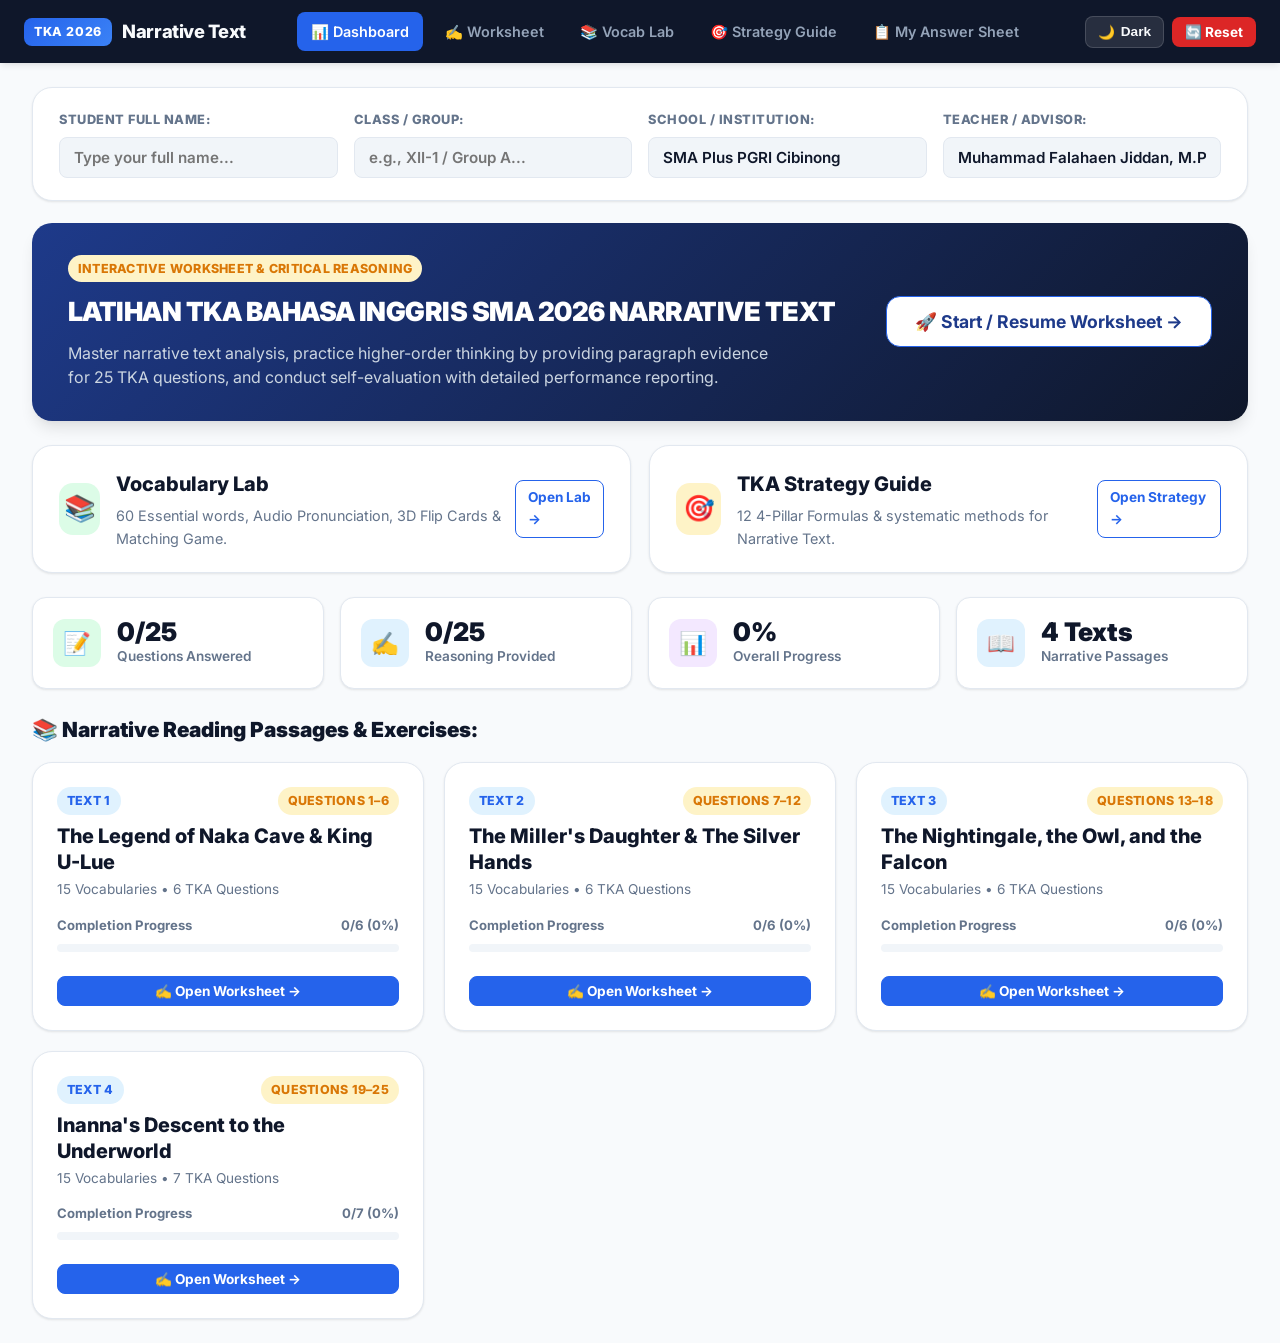
<file: index.html>
<!DOCTYPE html>
<html lang="en" data-theme="light">
<head>
  <meta charset="UTF-8">
  <meta name="viewport" content="width=device-width, initial-scale=1.0, maximum-scale=1.0, user-scalable=no">
  <title>LATIHAN TKA BAHASA INGGRIS SMA 2026 NARRATIVE TEXT</title>
  <meta name="description" content="LATIHAN TKA BAHASA INGGRIS SMA 2026 NARRATIVE TEXT: 25 TKA Practice Questions, Student Reasoning, Concept Lab & Quick Strategies.">
  
  <!-- Google Fonts: Inter & Merriweather -->
  <link rel="preconnect" href="https://fonts.googleapis.com">
  <link rel="preconnect" href="https://fonts.gstatic.com" crossorigin>
  <link href="https://fonts.googleapis.com/css2?family=Inter:wght@400;500;600;700;800;900&family=Merriweather:ital,wght@0,300;0,400;0,700;1,300;1,400&display=swap" rel="stylesheet">
  
  <!-- Stylesheet -->
  <link rel="stylesheet" href="style.css">
</head>
<body>
  <div class="app-container">
    
    <!-- ==========================================
         TOP NAVIGATION BAR
    ========================================== -->
    <header class="navbar">
      <div class="nav-brand" onclick="setView('dashboard')">
        <span class="brand-badge">TKA 2026</span>
        <span class="brand-title">Narrative Text</span>
      </div>

      <nav>
        <ul class="nav-links">
          <li class="nav-item active" data-view="dashboard" onclick="setView('dashboard')">📊 Dashboard</li>
          <li class="nav-item" data-view="workspace" onclick="setView('workspace')">✍️ Worksheet</li>
          <li class="nav-item" data-view="vocab_lab" onclick="setView('vocab_lab')">📚 Vocab Lab</li>
          <li class="nav-item" data-view="tka_strategy" onclick="setView('tka_strategy')">🎯 Strategy Guide</li>
          <li class="nav-item" data-view="final_review" onclick="setView('final_review')">📋 My Answer Sheet</li>
        </ul>
      </nav>

      <div class="nav-actions">
        <button class="btn-theme-toggle" id="theme-toggle" onclick="toggleTheme()">
          <span id="theme-icon">🌙</span> <span id="theme-label">Dark</span>
        </button>
        <button class="btn btn-danger btn-sm" onclick="openResetModal()">🔄 Reset</button>
      </div>
    </header>

    <!-- ==========================================
         MAIN CONTENT VIEWS
    ========================================== -->
    <main class="main-view">

      <!-- 1. DASHBOARD VIEW -->
      <section id="view-dashboard" class="view-section active">
        
        <!-- Student Profile Card -->
        <div class="student-id-card">
          <div class="student-input-group">
            <label class="student-input-label">Student Full Name:</label>
            <input type="text" id="input-app-name" class="student-input-field" placeholder="Type your full name..." onchange="saveAppProfile()">
          </div>
          <div class="student-input-group">
            <label class="student-input-label">Class / Group:</label>
            <input type="text" id="input-app-class" class="student-input-field" placeholder="e.g., XII-1 / Group A..." onchange="saveAppProfile()">
          </div>
          <div class="student-input-group">
            <label class="student-input-label">School / Institution:</label>
            <input type="text" id="input-app-school" class="student-input-field" value="SMA Plus PGRI Cibinong" onchange="saveAppProfile()">
          </div>
          <div class="student-input-group">
            <label class="student-input-label">Teacher / Advisor:</label>
            <input type="text" id="input-app-teacher" class="student-input-field" value="Muhammad Falahaen Jiddan, M.Pd. Gr." onchange="saveAppProfile()">
          </div>
        </div>

        <!-- Dashboard Hero Banner -->
        <div class="dashboard-hero-banner">
          <div>
            <span class="badge badge-amber" style="margin-bottom: 8px;">INTERACTIVE WORKSHEET & CRITICAL REASONING</span>
            <div class="dash-banner-title">LATIHAN TKA BAHASA INGGRIS SMA 2026 NARRATIVE TEXT</div>
            <p class="dash-banner-subtitle">
              Master narrative text analysis, practice higher-order thinking by providing paragraph evidence for 25 TKA questions, and conduct self-evaluation with detailed performance reporting.
            </p>
          </div>
          <div>
            <button class="btn btn-primary btn-lg" style="background: white; color: #1e3a8a;" onclick="openWorkspace(1)">
              🚀 Start / Resume Worksheet →
            </button>
          </div>
        </div>

        <!-- Direct Hub Cards -->
        <div class="dash-hub-grid">
          <div class="dash-hub-card" onclick="setView('vocab_lab')">
            <div class="hub-card-left">
              <div class="hub-icon-box" style="background: #dcfce7; color: #059669;">📚</div>
              <div>
                <h3 style="font-size: 1.25rem; font-weight: 800; color: var(--text-main); margin-bottom: 4px;">Vocabulary Lab</h3>
                <p style="font-size: 0.9rem; color: var(--text-muted);">60 Essential words, Audio Pronunciation, 3D Flip Cards & Matching Game.</p>
              </div>
            </div>
            <span class="btn btn-outline btn-sm">Open Lab →</span>
          </div>

          <div class="dash-hub-card" onclick="setView('tka_strategy')">
            <div class="hub-card-left">
              <div class="hub-icon-box" style="background: var(--accent-amber-light); color: var(--accent-amber);">🎯</div>
              <div>
                <h3 style="font-size: 1.25rem; font-weight: 800; color: var(--text-main); margin-bottom: 4px;">TKA Strategy Guide</h3>
                <p style="font-size: 0.9rem; color: var(--text-muted);">12 4-Pillar Formulas & systematic methods for Narrative Text.</p>
              </div>
            </div>
            <span class="btn btn-outline btn-sm">Open Strategy →</span>
          </div>
        </div>

        <!-- Live Statistics Summary -->
        <div class="overview-stats-grid">
          <div class="stat-card">
            <div class="stat-icon" style="background: var(--accent-green-light); color: var(--accent-green);">📝</div>
            <div>
              <div class="stat-val" id="dash-stat-answered">0/25</div>
              <div class="stat-label">Questions Answered</div>
            </div>
          </div>
          <div class="stat-card">
            <div class="stat-icon" style="background: var(--accent-cyan-light); color: var(--academic-blue);">✍️</div>
            <div>
              <div class="stat-val" id="dash-stat-reasoned">0/25</div>
              <div class="stat-label">Reasoning Provided</div>
            </div>
          </div>
          <div class="stat-card">
            <div class="stat-icon" style="background: var(--accent-purple-light); color: var(--accent-purple);">📊</div>
            <div>
              <div class="stat-val" id="dash-stat-progress">0%</div>
              <div class="stat-label">Overall Progress</div>
            </div>
          </div>
          <div class="stat-card">
            <div class="stat-icon">📖</div>
            <div>
              <div class="stat-val">4 Texts</div>
              <div class="stat-label">Narrative Passages</div>
            </div>
          </div>
        </div>

        <!-- 4 Text Cards Grid -->
        <h3 style="font-size: 1.3rem; font-weight: 900; color: var(--text-main); margin: 24px 0 16px 0;">📚 Narrative Reading Passages & Exercises:</h3>
        <div class="text-cards-grid" id="dashboard-text-cards"></div>
      </section>

      <!-- 2. WORKSHEET & REASONING (MODUL 2) -->
      <section id="view-workspace" class="view-section">
        <div class="workspace-top-bar">
          <div style="display: flex; align-items: center; gap: 12px; flex-wrap: wrap;">
            <button class="btn btn-secondary btn-sm" onclick="setView('dashboard')">← Dashboard</button>
            <div id="ws-title" style="font-size: 1.15rem; font-weight: 800; color: var(--text-main);"></div>
          </div>

          <div class="font-size-control-group">
            <span style="font-size: 0.8rem; font-weight: 700; color: var(--text-muted); margin-right: 4px;">Typography:</span>
            <button class="btn-font-ctrl" onclick="changeFontSize(-1)">A-</button>
            <button class="btn-font-ctrl" onclick="changeFontSize(0)">Default</button>
            <button class="btn-font-ctrl" onclick="changeFontSize(1)">A+</button>
            <button class="btn-font-ctrl" onclick="toggleFontFamily()" style="margin-left: 6px;">Font: <span id="font-family-label">Serif</span></button>
          </div>
        </div>

        <!-- Mobile Segmented Switcher -->
        <div class="mobile-tab-switch">
          <button class="mobile-switch-btn active" id="btn-app-mobile-read" onclick="setMobileTab('read')">📖 1. Read Passage</button>
          <button class="mobile-switch-btn" id="btn-app-mobile-quiz" onclick="setMobileTab('quiz')">✍️ 2. Questions & Reasons</button>
        </div>

        <!-- Split Grid Workspace -->
        <div class="workspace-split-container">
          
          <!-- LEFT PANEL: READING PASSAGE -->
          <div class="workspace-left-panel" id="reading-panel">
            <h2 class="reading-article-title" id="reading-title"></h2>
            <div class="reading-citation" id="reading-citation"></div>
            <div id="reading-content"></div>
          </div>

          <!-- RIGHT PANEL: PRACTICE & REASONING -->
          <div class="workspace-right-panel" id="practice-panel">
            <div class="practice-header-bar">
              <span style="font-weight: 800; color: var(--text-main); font-size: 1.05rem;">Select Question Number:</span>
              <div class="practice-q-nav" id="practice-q-nav"></div>
            </div>

            <div id="practice-canvas"></div>
          </div>

        </div>
      </section>

      <!-- 3. VOCABULARY LAB (MODUL 3) -->
      <section id="view-vocab_lab" class="view-section">
        <div class="global-vocab-container">
          <div style="background: var(--bg-card); padding: 24px 30px; border-radius: 14px; border: 1px solid var(--border-color); display: flex; justify-content: space-between; align-items: center; flex-wrap: wrap; gap: 16px;">
            <div>
              <h2 style="font-size: 1.6rem; font-weight: 900; color: var(--text-main); margin-bottom: 4px;">📚 Vocabulary & Concept Lab</h2>
              <p style="font-size: 0.95rem; color: var(--text-muted);">4 Interactive Modes: 3D Flip Cards, Match Words Game, Context Quiz, and Live Search Master Table.</p>
            </div>
            <button class="btn btn-secondary btn-sm" onclick="setView('dashboard')">← Dashboard</button>
          </div>

          <!-- Filter Pills -->
          <div class="vocab-filter-pills">
            <button class="vocab-filter-pill active" data-textfilter="all" onclick="filterVocab('all')">All Passages (60 Words)</button>
            <button class="vocab-filter-pill" data-textfilter="1" onclick="filterVocab(1)">Text 1: Naka Cave (15)</button>
            <button class="vocab-filter-pill" data-textfilter="2" onclick="filterVocab(2)">Text 2: Miller's Daughter (15)</button>
            <button class="vocab-filter-pill" data-textfilter="3" onclick="filterVocab(3)">Text 3: Nightingale & Owl (15)</button>
            <button class="vocab-filter-pill" data-textfilter="4" onclick="filterVocab(4)">Text 4: Descent of Inanna (15)</button>
          </div>

          <!-- Activity Modes -->
          <div class="vocab-activity-nav">
            <button class="vocab-mode-btn active" data-mode="flipcard" onclick="setVocabActivity('flipcard')">🎴 1. 3D Flip Cards</button>
            <button class="vocab-mode-btn" data-mode="matching" onclick="setVocabActivity('matching')">🧩 2. Match Words Game</button>
            <button class="vocab-mode-btn" data-mode="context" onclick="setVocabActivity('context')">💡 3. Context Challenge</button>
            <button class="vocab-mode-btn" data-mode="list" onclick="setVocabActivity('list')">📋 4. Word Master Table</button>
          </div>

          <div id="vocab-content-area"></div>
        </div>
      </section>

      <!-- 4. TKA STRATEGY (MODUL 4) -->
      <section id="view-tka_strategy" class="view-section">
        <div class="strategy-container">
          <div style="background: var(--bg-card); padding: 24px 30px; border-radius: 14px; border: 1px solid var(--border-color); display: flex; justify-content: space-between; align-items: center; flex-wrap: wrap; gap: 16px;">
            <div>
              <h2 style="font-size: 1.6rem; font-weight: 900; color: var(--text-main); margin-bottom: 4px;">🎯 TKA Strategy Guide (4 HOTS Pillars)</h2>
              <p style="font-size: 0.95rem; color: var(--text-muted);">12 Golden Formulas, Question Stems, Systematic Steps, and Distractor Trap Analyses.</p>
            </div>
            <button class="btn btn-secondary btn-sm" onclick="setView('dashboard')">← Dashboard</button>
          </div>

          <div class="strategy-grid" id="strategy-cards-container"></div>
        </div>
      </section>

      <!-- 5. FINAL REVIEW & ON-DEMAND CHECK (MODUL 5) -->
      <section id="view-final_review" class="view-section">
        <div id="final-review-container"></div>
      </section>

    </main>

    <!-- ==========================================
         FIXED BOTTOM NAVIGATION BAR (TOUCH UI)
    ========================================== -->
    <nav class="mobile-bottom-nav">
      <div class="bottom-nav-item active" data-view="dashboard" onclick="setView('dashboard')">
        <span class="nav-icon">📊</span>
        <span>Dashboard</span>
      </div>
      <div class="bottom-nav-item" data-view="workspace" onclick="setView('workspace')">
        <span class="nav-icon">✍️</span>
        <span>Worksheet</span>
      </div>
      <div class="bottom-nav-item" data-view="vocab_lab" onclick="setView('vocab_lab')">
        <span class="nav-icon">📚</span>
        <span>Vocab Lab</span>
      </div>
      <div class="bottom-nav-item" data-view="tka_strategy" onclick="setView('tka_strategy')">
        <span class="nav-icon">🎯</span>
        <span>Strategy</span>
      </div>
      <div class="bottom-nav-item" data-view="final_review" onclick="setView('final_review')">
        <span class="nav-icon">📋</span>
        <span>Answer Sheet</span>
      </div>
    </nav>

    <!-- Floating Action Button for Peek Passage on Mobile -->
    <button class="btn-floating-peek" onclick="openAppPeekModal()" title="Peek Reading Passage">
      <span>👀 Peek Passage</span>
    </button>

    <!-- Bottom Sheet Modal Drawer for Peek Passage -->
    <div class="bottom-sheet-overlay" id="app-peek-sheet-overlay">
      <div class="bottom-sheet-drawer">
        <div class="bottom-sheet-header">
          <h3 id="app-peek-title" style="font-size: 1.15rem; font-weight: 800; color: var(--text-main);"></h3>
          <button class="btn btn-secondary btn-sm" onclick="closeAppPeekModal()">✕ Close</button>
        </div>
        <div class="bottom-sheet-body" id="app-peek-body"></div>
      </div>
    </div>

    <!-- Reset Confirmation Modal -->
    <div class="modal-overlay" id="reset-modal">
      <div class="modal-content">
        <h3 style="font-size: 1.35rem; font-weight: 800; color: var(--accent-red); margin-bottom: 12px;">⚠️ Reset Worksheet?</h3>
        <p style="font-size: 0.95rem; color: var(--text-secondary); margin-bottom: 24px; line-height: 1.6;">
          This action will permanently clear all your selected answers and written reasoning. Are you sure you want to reset?
        </p>
        <div style="display: flex; justify-content: flex-end; gap: 12px;">
          <button class="btn btn-secondary" onclick="closeAppModal('reset-modal')">Cancel</button>
          <button class="btn btn-danger" onclick="confirmReset()">Yes, Reset Worksheet</button>
        </div>
      </div>
    </div>

    <!-- Toast Notifications -->
    <div class="toast-container" id="toast-container"></div>

  </div>

  <!-- Scripts -->
  <script src="data.js"></script>
  <script src="app.js"></script>
</body>
</html>
</file>
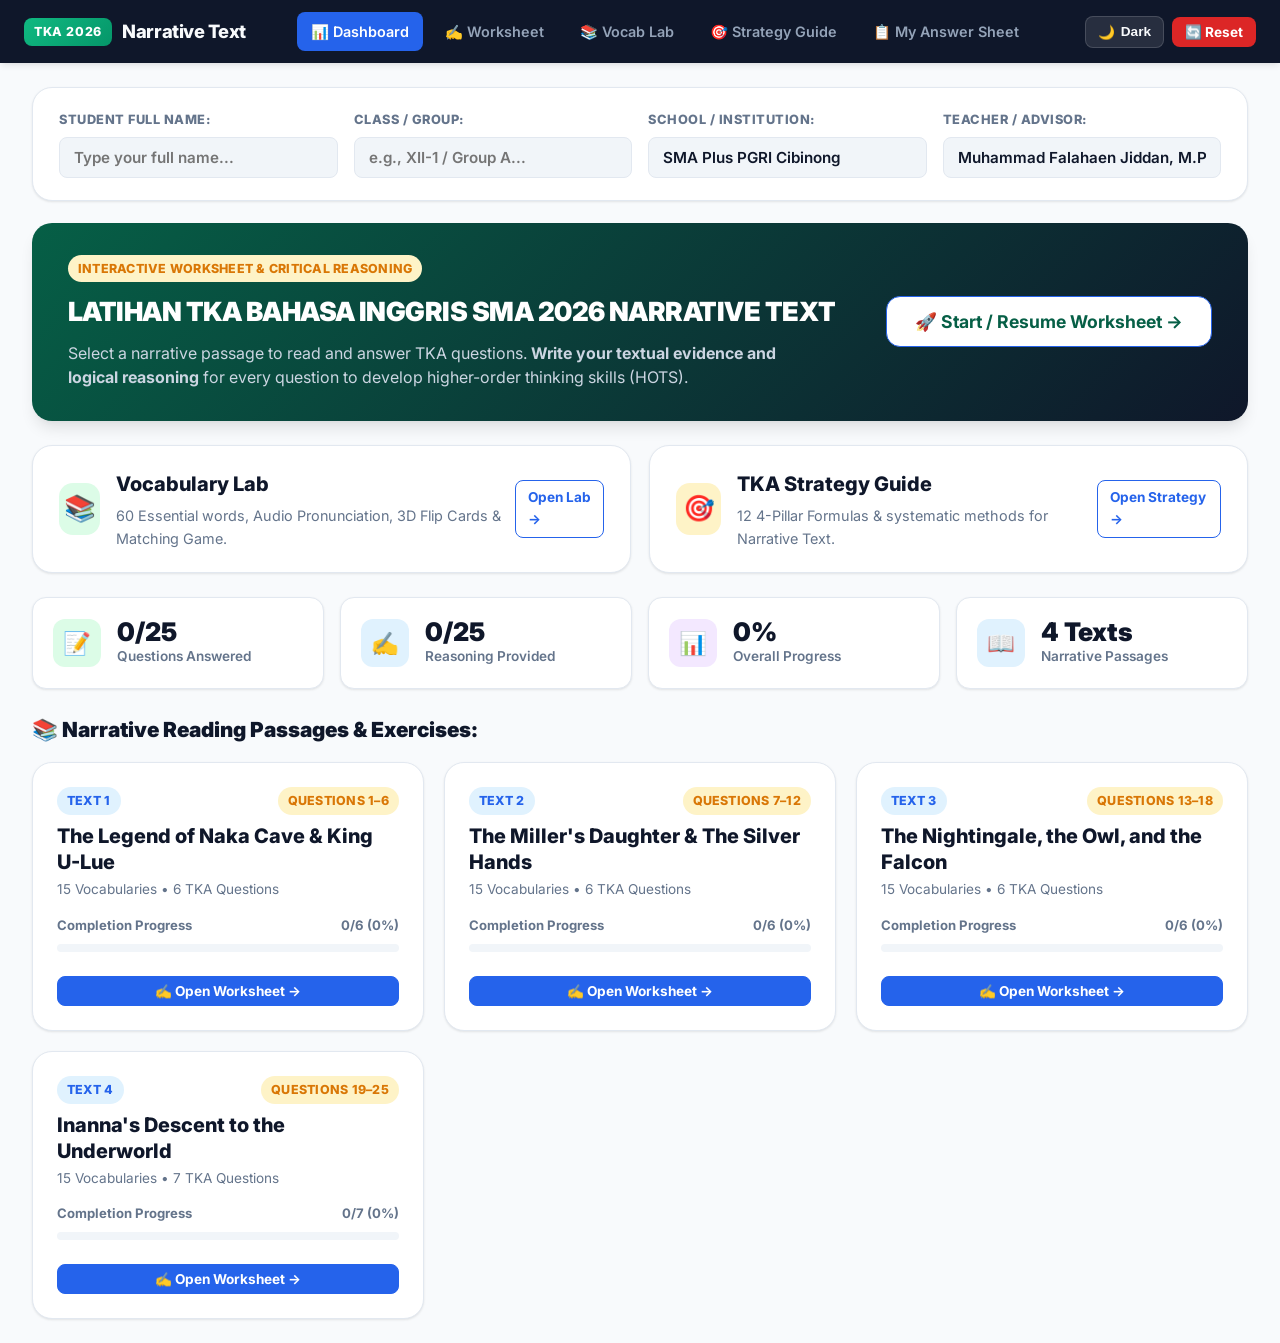
<file: student.html>
<!DOCTYPE html>
<html lang="en" data-theme="light">
<head>
  <meta charset="UTF-8">
  <meta name="viewport" content="width=device-width, initial-scale=1.0, maximum-scale=1.0, user-scalable=no">
  <title>LATIHAN TKA BAHASA INGGRIS SMA 2026 NARRATIVE TEXT — Student Worksheet & Reasoning</title>
  <meta name="description" content="LATIHAN TKA BAHASA INGGRIS SMA 2026 NARRATIVE TEXT: 25 TKA Practice Questions, Student Reasoning, Concept Lab & Quick Strategies.">
  
  <!-- Google Fonts: Inter & Merriweather -->
  <link rel="preconnect" href="https://fonts.googleapis.com">
  <link rel="preconnect" href="https://fonts.gstatic.com" crossorigin>
  <link href="https://fonts.googleapis.com/css2?family=Inter:wght@400;500;600;700;800;900&family=Merriweather:ital,wght@0,300;0,400;0,700;1,300;1,400&display=swap" rel="stylesheet">
  
  <!-- Stylesheet -->
  <link rel="stylesheet" href="style.css">
</head>
<body>
  <div class="app-container">
    
    <!-- ==========================================
         TOP NAVIGATION BAR
    ========================================== -->
    <header class="navbar">
      <div class="nav-brand" onclick="setStudentView('dashboard')">
        <span class="student-badge">TKA 2026</span>
        <span class="brand-title">Narrative Text</span>
      </div>

      <nav>
        <ul class="nav-links">
          <li class="nav-item active" data-view="dashboard" onclick="setStudentView('dashboard')">📊 Dashboard</li>
          <li class="nav-item" data-view="student_workspace" onclick="setStudentView('student_workspace')">✍️ Worksheet</li>
          <li class="nav-item" data-view="vocab_lab" onclick="setStudentView('vocab_lab')">📚 Vocab Lab</li>
          <li class="nav-item" data-view="tka_strategy" onclick="setStudentView('tka_strategy')">🎯 Strategy Guide</li>
          <li class="nav-item" data-view="worksheet_summary" onclick="setStudentView('worksheet_summary')">📋 My Answer Sheet</li>
        </ul>
      </nav>

      <div class="nav-actions">
        <button class="btn-theme-toggle" id="theme-toggle" onclick="toggleStudentTheme()">
          <span id="theme-icon">🌙</span> <span id="theme-label">Dark</span>
        </button>
        <button class="btn btn-danger btn-sm" onclick="openStudentResetModal()">🔄 Reset</button>
      </div>
    </header>

    <!-- ==========================================
         MAIN VIEWS
    ========================================== -->
    <main class="main-view">

      <!-- 1. STUDENT DASHBOARD VIEW -->
      <section id="view-dashboard" class="view-section active">
        
        <!-- Student Identity Form Card -->
        <div class="student-id-card">
          <div class="student-input-group">
            <label class="student-input-label">Student Full Name:</label>
            <input type="text" id="input-student-name" class="student-input-field" placeholder="Type your full name..." onchange="saveStudentProfile()">
          </div>
          <div class="student-input-group">
            <label class="student-input-label">Class / Group:</label>
            <input type="text" id="input-student-class" class="student-input-field" placeholder="e.g., XII-1 / Group A..." onchange="saveStudentProfile()">
          </div>
          <div class="student-input-group">
            <label class="student-input-label">School / Institution:</label>
            <input type="text" id="input-student-school" class="student-input-field" value="SMA Plus PGRI Cibinong" onchange="saveStudentProfile()">
          </div>
          <div class="student-input-group">
            <label class="student-input-label">Teacher / Advisor:</label>
            <input type="text" id="input-student-teacher" class="student-input-field" value="Muhammad Falahaen Jiddan, M.Pd. Gr." onchange="saveStudentProfile()">
          </div>
        </div>

        <!-- Student Hero Banner -->
        <div class="dashboard-hero-banner" style="background: linear-gradient(135deg, #065f46, #0f172a);">
          <div>
            <span class="badge badge-amber" style="margin-bottom: 8px;">INTERACTIVE WORKSHEET & CRITICAL REASONING</span>
            <div class="dash-banner-title">LATIHAN TKA BAHASA INGGRIS SMA 2026 NARRATIVE TEXT</div>
            <p class="dash-banner-subtitle">
              Select a narrative passage to read and answer TKA questions. <strong>Write your textual evidence and logical reasoning</strong> for every question to develop higher-order thinking skills (HOTS).
            </p>
          </div>
          <div>
            <button class="btn btn-primary btn-lg" style="background: white; color: #065f46;" onclick="openStudentWorkspace(1)">
              🚀 Start / Resume Worksheet →
            </button>
          </div>
        </div>

        <!-- Quick Hub Cards -->
        <div class="dash-hub-grid">
          <div class="dash-hub-card" onclick="setStudentView('vocab_lab')">
            <div class="hub-card-left">
              <div class="hub-icon-box" style="background: #dcfce7; color: #059669;">📚</div>
              <div>
                <h3 style="font-size: 1.25rem; font-weight: 800; color: var(--text-main); margin-bottom: 4px;">Vocabulary Lab</h3>
                <p style="font-size: 0.9rem; color: var(--text-muted);">60 Essential words, Audio Pronunciation, 3D Flip Cards & Matching Game.</p>
              </div>
            </div>
            <span class="btn btn-outline btn-sm">Open Lab →</span>
          </div>

          <div class="dash-hub-card" onclick="setStudentView('tka_strategy')">
            <div class="hub-card-left">
              <div class="hub-icon-box" style="background: var(--accent-amber-light); color: var(--accent-amber);">🎯</div>
              <div>
                <h3 style="font-size: 1.25rem; font-weight: 800; color: var(--text-main); margin-bottom: 4px;">TKA Strategy Guide</h3>
                <p style="font-size: 0.9rem; color: var(--text-muted);">12 4-Pillar Formulas & systematic methods for Narrative Text.</p>
              </div>
            </div>
            <span class="btn btn-outline btn-sm">Open Strategy →</span>
          </div>
        </div>

        <!-- Stats Overview -->
        <div class="overview-stats-grid">
          <div class="stat-card">
            <div class="stat-icon" style="background: #dcfce7; color: #059669;">📝</div>
            <div>
              <div class="stat-val" id="student-stat-answered">0/25</div>
              <div class="stat-label">Questions Answered</div>
            </div>
          </div>
          <div class="stat-card">
            <div class="stat-icon" style="background: var(--accent-cyan-light); color: var(--academic-blue);">✍️</div>
            <div>
              <div class="stat-val" id="student-stat-reasoned">0/25</div>
              <div class="stat-label">Reasoning Provided</div>
            </div>
          </div>
          <div class="stat-card">
            <div class="stat-icon" style="background: var(--accent-purple-light); color: var(--accent-purple);">📊</div>
            <div>
              <div class="stat-val" id="student-stat-progress">0%</div>
              <div class="stat-label">Overall Progress</div>
            </div>
          </div>
          <div class="stat-card">
            <div class="stat-icon">📖</div>
            <div>
              <div class="stat-val">4 Texts</div>
              <div class="stat-label">Narrative Passages</div>
            </div>
          </div>
        </div>

        <!-- 4 Text Cards Grid -->
        <h3 style="font-size: 1.3rem; font-weight: 900; color: var(--text-main); margin: 24px 0 16px 0;">📚 Narrative Reading Passages & Exercises:</h3>
        <div class="text-cards-grid" id="student-dashboard-cards"></div>
      </section>

      <!-- 2. STUDENT WORKSPACE -->
      <section id="view-student_workspace" class="view-section">
        
        <!-- Top Toolbar -->
        <div class="workspace-top-bar">
          <div style="display: flex; align-items: center; gap: 12px; flex-wrap: wrap;">
            <button class="btn btn-secondary btn-sm" onclick="setStudentView('dashboard')">← Dashboard</button>
            <div id="student-ws-title" style="font-size: 1.15rem; font-weight: 800; color: var(--text-main);"></div>
          </div>

          <div class="font-size-control-group">
            <span style="font-size: 0.8rem; font-weight: 700; color: var(--text-muted); margin-right: 4px;">Typography:</span>
            <button class="btn-font-ctrl" onclick="changeStudentFontSize(-1)">A-</button>
            <button class="btn-font-ctrl" onclick="changeStudentFontSize(0)">Default</button>
            <button class="btn-font-ctrl" onclick="changeStudentFontSize(1)">A+</button>
            <button class="btn-font-ctrl" onclick="toggleStudentFontFamily()" style="margin-left: 6px;">Font: <span id="student-font-label">Serif</span></button>
          </div>
        </div>

        <!-- Mobile View Toggle -->
        <div class="mobile-tab-switch">
          <button class="mobile-switch-btn active" id="btn-mobile-read" onclick="setMobileViewTab('read')">📖 1. Read Passage</button>
          <button class="mobile-switch-btn" id="btn-mobile-quiz" onclick="setMobileViewTab('quiz')">✍️ 2. Questions & Reasons</button>
        </div>

        <!-- Split Grid Workspace -->
        <div class="workspace-split-container">
          
          <!-- LEFT PANEL: READING TEXT -->
          <div class="workspace-left-panel" id="student-reading-panel">
            <h2 class="reading-article-title" id="student-reading-title"></h2>
            <div class="reading-citation" id="student-reading-citation"></div>
            <div id="student-reading-content"></div>
          </div>

          <!-- RIGHT PANEL: QUESTIONS & REASONING -->
          <div class="workspace-right-panel" id="student-practice-panel">
            <div class="practice-header-bar">
              <span style="font-weight: 800; color: var(--text-main); font-size: 1.05rem;">Select Question Number:</span>
              <div class="practice-q-nav" id="student-practice-q-nav"></div>
            </div>

            <div id="student-practice-canvas"></div>
          </div>

        </div>
      </section>

      <!-- 3. VOCABULARY LAB (STUDENT VIEW) -->
      <section id="view-vocab_lab" class="view-section">
        <div class="global-vocab-container">
          <div style="background: var(--bg-card); padding: 24px 30px; border-radius: 14px; border: 1px solid var(--border-color); display: flex; justify-content: space-between; align-items: center; flex-wrap: wrap; gap: 16px;">
            <div>
              <h2 style="font-size: 1.6rem; font-weight: 900; color: var(--text-main); margin-bottom: 4px;">📚 Vocabulary & Concept Lab</h2>
              <p style="font-size: 0.95rem; color: var(--text-muted);">4 Interactive Modes: 3D Flip Cards, Match Words Game, Context Quiz, and Live Search Master Table.</p>
            </div>
            <button class="btn btn-secondary btn-sm" onclick="setStudentView('dashboard')">← Dashboard</button>
          </div>

          <!-- Text Filter -->
          <div class="vocab-filter-pills">
            <button class="vocab-filter-pill active" data-textfilter="all" onclick="filterStudentVocab('all')">All Passages (60 Words)</button>
            <button class="vocab-filter-pill" data-textfilter="1" onclick="filterStudentVocab(1)">Text 1: Naka Cave (15)</button>
            <button class="vocab-filter-pill" data-textfilter="2" onclick="filterStudentVocab(2)">Text 2: Miller's Daughter (15)</button>
            <button class="vocab-filter-pill" data-textfilter="3" onclick="filterStudentVocab(3)">Text 3: Nightingale & Owl (15)</button>
            <button class="vocab-filter-pill" data-textfilter="4" onclick="filterStudentVocab(4)">Text 4: Descent of Inanna (15)</button>
          </div>

          <!-- Activity Nav -->
          <div class="vocab-activity-nav">
            <button class="vocab-mode-btn active" data-mode="flipcard" onclick="setStudentVocabActivity('flipcard')">🎴 1. 3D Flip Cards</button>
            <button class="vocab-mode-btn" data-mode="matching" onclick="setStudentVocabActivity('matching')">🧩 2. Match Words Game</button>
            <button class="vocab-mode-btn" data-mode="context" onclick="setStudentVocabActivity('context')">💡 3. Context Challenge</button>
            <button class="vocab-mode-btn" data-mode="list" onclick="setStudentVocabActivity('list')">📋 4. Word Master Table</button>
          </div>

          <div id="student-vocab-content-area"></div>
        </div>
      </section>

      <!-- 4. TKA STRATEGY (STUDENT VIEW) -->
      <section id="view-tka_strategy" class="view-section">
        <div class="strategy-container">
          <div style="background: var(--bg-card); padding: 24px 30px; border-radius: 14px; border: 1px solid var(--border-color); display: flex; justify-content: space-between; align-items: center; flex-wrap: wrap; gap: 16px;">
            <div>
              <h2 style="font-size: 1.6rem; font-weight: 900; color: var(--text-main); margin-bottom: 4px;">🎯 TKA Strategy Guide (4 HOTS Pillars)</h2>
              <p style="font-size: 0.95rem; color: var(--text-muted);">12 Golden Formulas, Question Stems, Systematic Steps, and Distractor Trap Analyses.</p>
            </div>
            <button class="btn btn-secondary btn-sm" onclick="setStudentView('dashboard')">← Dashboard</button>
          </div>

          <div class="strategy-grid" id="student-strategy-cards-container"></div>
        </div>
      </section>

      <!-- 5. WORKSHEET SUMMARY & CHECK (STUDENT VIEW) -->
      <section id="view-worksheet_summary" class="view-section">
        <div id="student-summary-container"></div>
      </section>

    </main>

    <!-- ==========================================
         FIXED BOTTOM NAVIGATION BAR (TOUCH UI)
    ========================================== -->
    <nav class="mobile-bottom-nav">
      <div class="bottom-nav-item active" data-view="dashboard" onclick="setStudentView('dashboard')">
        <span class="nav-icon">📊</span>
        <span>Dashboard</span>
      </div>
      <div class="bottom-nav-item" data-view="student_workspace" onclick="setStudentView('student_workspace')">
        <span class="nav-icon">✍️</span>
        <span>Worksheet</span>
      </div>
      <div class="bottom-nav-item" data-view="vocab_lab" onclick="setStudentView('vocab_lab')">
        <span class="nav-icon">📚</span>
        <span>Vocab Lab</span>
      </div>
      <div class="bottom-nav-item" data-view="tka_strategy" onclick="setStudentView('tka_strategy')">
        <span class="nav-icon">🎯</span>
        <span>Strategy</span>
      </div>
      <div class="bottom-nav-item" data-view="worksheet_summary" onclick="setStudentView('worksheet_summary')">
        <span class="nav-icon">📋</span>
        <span>Answer Sheet</span>
      </div>
    </nav>

    <!-- Floating Action Button for Peek Passage on Mobile -->
    <button class="btn-floating-peek" onclick="openPeekModal()" title="Peek Reading Passage">
      <span>👀 Peek Passage</span>
    </button>

    <!-- Bottom Sheet Modal Drawer for Peek Passage -->
    <div class="bottom-sheet-overlay" id="peek-sheet-overlay">
      <div class="bottom-sheet-drawer">
        <div class="bottom-sheet-header">
          <h3 id="peek-sheet-title" style="font-size: 1.15rem; font-weight: 800; color: var(--text-main);"></h3>
          <button class="btn btn-secondary btn-sm" onclick="closePeekModal()">✕ Close</button>
        </div>
        <div class="bottom-sheet-body" id="peek-sheet-body"></div>
      </div>
    </div>

    <!-- Reset Confirmation Modal -->
    <div class="modal-overlay" id="student-reset-modal">
      <div class="modal-content">
        <h3 style="font-size: 1.35rem; font-weight: 800; color: var(--accent-red); margin-bottom: 12px;">⚠️ Reset Worksheet?</h3>
        <p style="font-size: 0.95rem; color: var(--text-secondary); margin-bottom: 24px; line-height: 1.6;">
          This action will permanently clear all your selected answers and written reasoning. Are you sure you want to reset?
        </p>
        <div style="display: flex; justify-content: flex-end; gap: 12px;">
          <button class="btn btn-secondary" onclick="closeStudentModal('student-reset-modal')">Cancel</button>
          <button class="btn btn-danger" onclick="confirmStudentReset()">Yes, Reset Worksheet</button>
        </div>
      </div>
    </div>

    <!-- Toast Notification -->
    <div class="toast-container" id="toast-container"></div>

  </div>

  <!-- Scripts -->
  <script src="data.js"></script>
  <script src="student.js"></script>
</body>
</html>
</file>
<file: style.css>
/* ==========================================
   MPI TKA BAHASA INGGRIS - NARRATIVE TEXT
   STYLESHEET (style.css)
   Mobile-First Touch UI, Responsive Desktop Split View,
   4-Pillar Strategy Accordion, 3D Flipcards, Match Game,
   Floating Peek Bottom Sheet & Clean Print Layout.
========================================== */

:root {
  /* Common Accents */
  --academic-blue: #2563eb;
  --academic-blue-light: #3b82f6;
  --academic-blue-dark: #1d4ed8;
  --accent-cyan: #0ea5e9;
  --accent-cyan-light: #e0f2fe;
  --accent-teal: #0d9488;
  --accent-teal-light: #ccfbf1;
  --accent-amber: #d97706;
  --accent-amber-light: #fef3c7;
  --accent-red: #dc2626;
  --accent-red-light: #fee2e2;
  --accent-green: #16a34a;
  --accent-green-light: #dcfce7;
  --accent-purple: #9333ea;
  --accent-purple-light: #f3e8ff;

  /* LIGHT THEME VARIABLES */
  --bg-main: #f8fafc;
  --bg-card: #ffffff;
  --bg-card-alt: #f1f5f9;
  --bg-card-hover: #f8fafc;
  --bg-nav: #0f172a;
  --border-color: #e2e8f0;
  --border-focus: #3b82f6;

  --text-main: #0f172a;
  --text-secondary: #334155;
  --text-muted: #64748b;
  --text-light: #f8fafc;

  --reading-bg: #ffffff;
  --reading-text: #1e293b;
  --reading-border: #e2e8f0;
  --reading-p-num-bg: #e0f2fe;
  --reading-p-num-text: #0369a1;

  --shadow-sm: 0 1px 3px rgba(0,0,0,0.06), 0 1px 2px rgba(0,0,0,0.04);
  --shadow-md: 0 4px 6px -1px rgba(0,0,0,0.08), 0 2px 4px -2px rgba(0,0,0,0.05);
  --shadow-lg: 0 10px 15px -3px rgba(0,0,0,0.1), 0 4px 6px -4px rgba(0,0,0,0.05);
  --shadow-xl: 0 20px 25px -5px rgba(0,0,0,0.12), 0 8px 10px -6px rgba(0,0,0,0.06);

  --radius-sm: 8px;
  --radius-md: 14px;
  --radius-lg: 20px;
  --radius-full: 9999px;

  --font-sans: 'Inter', -apple-system, BlinkMacSystemFont, 'Segoe UI', Roboto, Helvetica, Arial, sans-serif;
  --font-serif: 'Merriweather', Georgia, serif;
}

/* DARK THEME VARIABLES */
[data-theme="dark"] {
  --bg-main: #0b0f19;
  --bg-card: #131b2e;
  --bg-card-alt: #1e293b;
  --bg-card-hover: #1c263c;
  --bg-nav: #070a12;
  --border-color: #27354f;
  --border-focus: #60a5fa;

  --text-main: #f1f5f9;
  --text-secondary: #cbd5e1;
  --text-muted: #94a3b8;
  --text-light: #ffffff;

  --reading-bg: #111827;
  --reading-text: #f3f4f6;
  --reading-border: #1f2937;
  --reading-p-num-bg: #1e3a8a;
  --reading-p-num-text: #93c5fd;

  --accent-cyan-light: #082f49;
  --accent-teal-light: #042f2e;
  --accent-amber-light: #451a03;
  --accent-red-light: #450a0a;
  --accent-green-light: #052e16;
  --accent-purple-light: #3b0764;

  --shadow-sm: 0 1px 3px rgba(0,0,0,0.4);
  --shadow-md: 0 4px 8px rgba(0,0,0,0.5);
  --shadow-lg: 0 10px 20px rgba(0,0,0,0.6);
  --shadow-xl: 0 20px 30px rgba(0,0,0,0.7);
}

/* RESET & BASE */
* {
  margin: 0;
  padding: 0;
  box-sizing: border-box;
  -webkit-tap-highlight-color: transparent;
  transition: background-color 0.2s ease, border-color 0.2s ease, color 0.2s ease;
}

button, a, input, select, textarea, .option-card, .btn, .nav-item, .flip-card-inner, .match-item, .q-pill, .vocab-filter-pill, .vocab-mode-btn, .tab-btn {
  touch-action: manipulation !important;
}

body {
  font-family: var(--font-sans);
  background-color: var(--bg-main);
  color: var(--text-main);
  line-height: 1.6;
  min-height: 100vh;
  display: flex;
  flex-direction: column;
}

.app-container {
  display: flex;
  flex-direction: column;
  min-height: 100vh;
  width: 100%;
}

/* ==========================================
   TOP HEADER NAVBAR
========================================== */
.navbar {
  background-color: var(--bg-nav);
  color: var(--text-light);
  padding: 12px 24px;
  display: flex;
  justify-content: space-between;
  align-items: center;
  position: sticky;
  top: 0;
  z-index: 100;
  box-shadow: var(--shadow-md);
}

.nav-brand {
  display: flex;
  align-items: center;
  gap: 10px;
  cursor: pointer;
  user-select: none;
}

.brand-badge {
  background: linear-gradient(135deg, #2563eb, #3b82f6);
  color: white;
  font-size: 0.78rem;
  font-weight: 800;
  padding: 4px 10px;
  border-radius: var(--radius-sm);
  letter-spacing: 0.05em;
}

.student-badge {
  background: linear-gradient(135deg, #10b981, #059669);
  color: white;
  font-size: 0.78rem;
  font-weight: 800;
  padding: 4px 10px;
  border-radius: var(--radius-sm);
  letter-spacing: 0.05em;
}

.brand-title {
  font-size: 1.15rem;
  font-weight: 800;
  letter-spacing: -0.02em;
}

.nav-links {
  display: flex;
  list-style: none;
  gap: 8px;
}

.nav-item {
  padding: 8px 14px;
  border-radius: var(--radius-sm);
  cursor: pointer;
  font-weight: 600;
  font-size: 0.9rem;
  color: #94a3b8;
  display: flex;
  align-items: center;
  gap: 6px;
  transition: all 0.2s ease;
}

.nav-item:hover {
  background-color: rgba(255,255,255,0.08);
  color: #f8fafc;
}

.nav-item.active {
  background-color: var(--academic-blue);
  color: white;
}

.nav-actions {
  display: flex;
  align-items: center;
  gap: 8px;
}

.btn-theme-toggle {
  background: rgba(255,255,255,0.1);
  border: 1px solid rgba(255,255,255,0.15);
  color: #f8fafc;
  padding: 7px 12px;
  border-radius: var(--radius-sm);
  font-size: 0.85rem;
  font-weight: 600;
  cursor: pointer;
  display: flex;
  align-items: center;
  gap: 6px;
}

.btn-theme-toggle:hover {
  background: rgba(255,255,255,0.2);
}

/* ==========================================
   FIXED BOTTOM NAVIGATION BAR (MOBILE TOUCH)
========================================== */
.mobile-bottom-nav {
  display: none;
  position: fixed;
  bottom: 0;
  left: 0;
  right: 0;
  height: 64px;
  background-color: var(--bg-card);
  border-top: 1px solid var(--border-color);
  box-shadow: 0 -4px 12px rgba(0,0,0,0.08);
  z-index: 200;
  padding-bottom: env(safe-area-inset-bottom);
  justify-content: space-around;
  align-items: center;
}

.bottom-nav-item {
  flex: 1;
  display: flex;
  flex-direction: column;
  align-items: center;
  justify-content: center;
  padding: 6px 4px;
  color: var(--text-muted);
  text-decoration: none;
  font-size: 0.72rem;
  font-weight: 700;
  cursor: pointer;
  transition: all 0.2s ease;
  user-select: none;
}

.bottom-nav-item .nav-icon {
  font-size: 1.25rem;
  margin-bottom: 2px;
}

.bottom-nav-item.active {
  color: var(--academic-blue);
}

.bottom-nav-item.active .nav-icon {
  transform: translateY(-2px);
}

/* ==========================================
   BUTTONS & BADGES
========================================== */
.btn {
  display: inline-flex;
  align-items: center;
  justify-content: center;
  gap: 8px;
  padding: 10px 18px;
  border-radius: var(--radius-sm);
  font-size: 0.95rem;
  font-weight: 700;
  cursor: pointer;
  border: 1.5px solid transparent;
  transition: all 0.2s ease;
  text-decoration: none;
  font-family: inherit;
}

.btn-primary {
  background-color: var(--academic-blue);
  color: white;
  border-color: var(--academic-blue);
}
.btn-primary:hover {
  background-color: var(--academic-blue-dark);
}

.btn-secondary {
  background-color: var(--bg-card-alt);
  color: var(--text-main);
  border-color: var(--border-color);
}
.btn-secondary:hover {
  background-color: var(--bg-card-hover);
  border-color: var(--border-focus);
}

.btn-success {
  background-color: var(--accent-green);
  color: white;
}
.btn-success:hover {
  background-color: #15803d;
}

.btn-danger {
  background-color: var(--accent-red);
  color: white;
}
.btn-danger:hover {
  background-color: #b91c1c;
}

.btn-outline {
  background: transparent;
  border-color: var(--academic-blue);
  color: var(--academic-blue);
}
.btn-outline:hover {
  background: var(--academic-blue);
  color: white;
}

.btn-sm {
  padding: 6px 12px;
  font-size: 0.85rem;
}

.btn-lg {
  padding: 14px 28px;
  font-size: 1.1rem;
  border-radius: var(--radius-md);
}

.badge {
  display: inline-flex;
  align-items: center;
  gap: 4px;
  padding: 4px 10px;
  border-radius: var(--radius-full);
  font-size: 0.78rem;
  font-weight: 800;
  letter-spacing: 0.02em;
  text-transform: uppercase;
}

.badge-blue { background: var(--accent-cyan-light); color: var(--academic-blue); }
.badge-green { background: var(--accent-green-light); color: var(--accent-green); }
.badge-amber { background: var(--accent-amber-light); color: var(--accent-amber); }
.badge-red { background: var(--accent-red-light); color: var(--accent-red); }
.badge-purple { background: var(--accent-purple-light); color: var(--accent-purple); }
.badge-gray { background: var(--bg-card-alt); color: var(--text-muted); }

/* ==========================================
   MAIN VIEWS
========================================== */
.main-view {
  flex: 1;
  padding: 24px 32px;
  max-width: 1560px;
  width: 100%;
  margin: 0 auto;
}

.view-section {
  display: none;
  animation: fadeIn 0.25s ease-out;
}

.view-section.active {
  display: block;
}

@keyframes fadeIn {
  from { opacity: 0; transform: translateY(6px); }
  to { opacity: 1; transform: translateY(0); }
}

/* ==========================================
   MODUL 1: DASHBOARD & IDENTITY
========================================== */
.student-id-card {
  background: var(--bg-card);
  border: 1px solid var(--border-color);
  border-radius: var(--radius-lg);
  padding: 22px 26px;
  margin-bottom: 22px;
  box-shadow: var(--shadow-sm);
  display: grid;
  grid-template-columns: repeat(auto-fit, minmax(220px, 1fr));
  gap: 16px;
  align-items: center;
}

.student-input-group {
  display: flex;
  flex-direction: column;
  gap: 6px;
}

.student-input-label {
  font-size: 0.8rem;
  font-weight: 800;
  color: var(--text-muted);
  text-transform: uppercase;
  letter-spacing: 0.04em;
}

.student-input-field {
  padding: 10px 14px;
  border-radius: var(--radius-sm);
  border: 1.5px solid var(--border-color);
  background: var(--bg-card-alt);
  color: var(--text-main);
  font-family: inherit;
  font-size: 0.95rem;
  font-weight: 600;
}

.student-input-field:focus {
  outline: none;
  border-color: var(--academic-blue);
  background: var(--bg-card);
}

.dashboard-hero-banner {
  background: linear-gradient(135deg, #1e3a8a, #0f172a);
  color: white;
  border-radius: var(--radius-lg);
  padding: 32px 36px;
  display: flex;
  justify-content: space-between;
  align-items: center;
  flex-wrap: wrap;
  gap: 20px;
  box-shadow: var(--shadow-lg);
  margin-bottom: 24px;
}

.dash-banner-title {
  font-size: 1.65rem;
  font-weight: 900;
  margin-bottom: 8px;
  letter-spacing: -0.02em;
}

.dash-banner-subtitle {
  font-size: 1rem;
  color: #cbd5e1;
  max-width: 720px;
  line-height: 1.5;
}

.developer-profile-card {
  background: var(--bg-card);
  border: 1px solid var(--border-color);
  border-radius: var(--radius-lg);
  padding: 24px 28px;
  margin-bottom: 24px;
  box-shadow: var(--shadow-sm);
}

.dev-profile-header {
  display: flex;
  align-items: center;
  gap: 16px;
  margin-bottom: 18px;
}

.dev-avatar-box {
  width: 56px;
  height: 56px;
  border-radius: 50%;
  background: var(--accent-cyan-light);
  color: var(--academic-blue);
  display: flex;
  align-items: center;
  justify-content: center;
  font-size: 1.8rem;
  font-weight: 800;
}

.dev-badge-row {
  display: flex;
  flex-wrap: wrap;
  gap: 8px;
  margin-bottom: 6px;
}

.dev-name {
  font-size: 1.3rem;
  font-weight: 900;
  color: var(--text-main);
}

.dev-role {
  font-size: 0.92rem;
  color: var(--text-muted);
}

.dev-details-grid {
  display: grid;
  grid-template-columns: repeat(auto-fit, minmax(260px, 1fr));
  gap: 14px;
  background: var(--bg-card-alt);
  padding: 16px 20px;
  border-radius: var(--radius-md);
  margin-bottom: 14px;
}

.dev-detail-item {
  display: flex;
  align-items: center;
  gap: 10px;
}

.dev-detail-icon {
  font-size: 1.4rem;
}

.dev-detail-label {
  font-size: 0.78rem;
  font-weight: 800;
  color: var(--text-muted);
  text-transform: uppercase;
}

.dev-detail-value {
  font-size: 0.95rem;
  font-weight: 700;
  color: var(--text-main);
}

.dev-bio-quote {
  font-size: 0.92rem;
  color: var(--text-secondary);
  font-style: italic;
  line-height: 1.5;
  border-left: 3px solid var(--academic-blue);
  padding-left: 14px;
}

/* Stats Grid */
.overview-stats-grid {
  display: grid;
  grid-template-columns: repeat(auto-fit, minmax(200px, 1fr));
  gap: 16px;
  margin-bottom: 24px;
}

.stat-card {
  background: var(--bg-card);
  border: 1px solid var(--border-color);
  border-radius: var(--radius-md);
  padding: 20px;
  box-shadow: var(--shadow-sm);
  display: flex;
  align-items: center;
  gap: 16px;
}

.stat-icon {
  width: 48px;
  height: 48px;
  border-radius: 12px;
  background: var(--accent-cyan-light);
  color: var(--academic-blue);
  display: flex;
  align-items: center;
  justify-content: center;
  font-size: 1.4rem;
  font-weight: 800;
}

.stat-val {
  font-size: 1.6rem;
  font-weight: 900;
  color: var(--text-main);
  line-height: 1.1;
}

.stat-label {
  font-size: 0.85rem;
  color: var(--text-muted);
  font-weight: 600;
}

/* Hub Cards Grid */
.dash-hub-grid {
  display: grid;
  grid-template-columns: repeat(auto-fit, minmax(320px, 1fr));
  gap: 18px;
  margin-bottom: 24px;
}

.dash-hub-card {
  background: var(--bg-card);
  border: 1px solid var(--border-color);
  border-radius: var(--radius-lg);
  padding: 22px 26px;
  cursor: pointer;
  display: flex;
  justify-content: space-between;
  align-items: center;
  box-shadow: var(--shadow-sm);
  transition: all 0.2s ease;
}

.dash-hub-card:hover {
  transform: translateY(-2px);
  border-color: var(--academic-blue);
  box-shadow: var(--shadow-md);
}

.hub-card-left {
  display: flex;
  align-items: center;
  gap: 16px;
}

.hub-icon-box {
  width: 52px;
  height: 52px;
  border-radius: 14px;
  display: flex;
  align-items: center;
  justify-content: center;
  font-size: 1.6rem;
}

/* Material / Text Cards Grid */
.text-cards-grid {
  display: grid;
  grid-template-columns: repeat(auto-fit, minmax(300px, 1fr));
  gap: 20px;
}

.text-card {
  background: var(--bg-card);
  border: 1px solid var(--border-color);
  border-radius: var(--radius-lg);
  padding: 24px;
  box-shadow: var(--shadow-sm);
  display: flex;
  flex-direction: column;
  justify-content: space-between;
  gap: 16px;
  transition: all 0.2s ease;
}

.text-card:hover {
  border-color: var(--academic-blue);
  transform: translateY(-2px);
  box-shadow: var(--shadow-md);
}

.text-card-top {
  display: flex;
  justify-content: space-between;
  align-items: flex-start;
  margin-bottom: 8px;
}

.text-card-title {
  font-size: 1.25rem;
  font-weight: 800;
  color: var(--text-main);
  line-height: 1.3;
}

.text-card-meta {
  font-size: 0.85rem;
  color: var(--text-muted);
  margin-top: 4px;
}

.text-progress-bar-container {
  width: 100%;
  height: 8px;
  background: var(--bg-card-alt);
  border-radius: var(--radius-full);
  overflow: hidden;
  margin-top: 8px;
}

.text-progress-bar-fill {
  height: 100%;
  background: var(--academic-blue);
  border-radius: var(--radius-full);
  transition: width 0.3s ease;
}

/* ==========================================
   MODUL 2: WORKSHEET & STUDENT REASONING
========================================== */
.workspace-top-bar {
  background: var(--bg-card);
  border: 1px solid var(--border-color);
  border-radius: var(--radius-md);
  padding: 14px 20px;
  display: flex;
  justify-content: space-between;
  align-items: center;
  flex-wrap: wrap;
  gap: 12px;
  margin-bottom: 16px;
  box-shadow: var(--shadow-sm);
}

.font-size-control-group {
  display: flex;
  align-items: center;
  gap: 4px;
}

.btn-font-ctrl {
  background: var(--bg-card-alt);
  border: 1px solid var(--border-color);
  color: var(--text-main);
  padding: 6px 12px;
  border-radius: var(--radius-sm);
  font-size: 0.85rem;
  font-weight: 700;
  cursor: pointer;
}

.btn-font-ctrl:hover {
  border-color: var(--academic-blue);
  color: var(--academic-blue);
}

/* Mobile Segmented Switcher */
.mobile-tab-switch {
  display: none;
  width: 100%;
  background: var(--bg-card);
  border: 1px solid var(--border-color);
  border-radius: var(--radius-md);
  padding: 6px;
  margin-bottom: 16px;
  gap: 6px;
}

.mobile-switch-btn {
  flex: 1;
  padding: 10px;
  border-radius: var(--radius-sm);
  border: none;
  font-size: 0.9rem;
  font-weight: 700;
  cursor: pointer;
  background: transparent;
  color: var(--text-muted);
  text-align: center;
  transition: all 0.2s ease;
}

.mobile-switch-btn.active {
  background: var(--academic-blue);
  color: white;
}

/* Split Workspace */
.workspace-split-container {
  display: grid;
  grid-template-columns: 1.15fr 1fr;
  gap: 20px;
  align-items: start;
}

.workspace-left-panel {
  background: var(--reading-bg);
  border: 1px solid var(--reading-border);
  border-radius: var(--radius-lg);
  padding: 28px 32px;
  box-shadow: var(--shadow-sm);
  max-height: calc(100vh - 180px);
  overflow-y: auto;
}

.workspace-right-panel {
  background: var(--bg-card);
  border: 1px solid var(--border-color);
  border-radius: var(--radius-lg);
  padding: 28px 32px;
  box-shadow: var(--shadow-sm);
  max-height: calc(100vh - 180px);
  overflow-y: auto;
}

/* Reading Article Formatting */
.reading-article-title {
  font-size: 1.5rem;
  font-weight: 900;
  color: var(--text-main);
  margin-bottom: 6px;
  line-height: 1.3;
}

.reading-citation {
  font-size: 0.85rem;
  color: var(--text-muted);
  font-style: italic;
  margin-bottom: 20px;
  padding-bottom: 14px;
  border-bottom: 1px solid var(--border-color);
}

.reading-paragraph {
  font-family: var(--font-serif);
  font-size: 1.12rem;
  line-height: 1.8;
  color: var(--reading-text);
  margin-bottom: 18px;
  position: relative;
  padding-left: 44px;
}

.p-number {
  position: absolute;
  left: 0;
  top: 2px;
  font-family: var(--font-sans);
  font-size: 0.78rem;
  font-weight: 800;
  background: var(--reading-p-num-bg);
  color: var(--reading-p-num-text);
  padding: 2px 7px;
  border-radius: 4px;
  user-select: none;
}

/* Question Panel */
.practice-header-bar {
  display: flex;
  flex-direction: column;
  gap: 12px;
  margin-bottom: 20px;
  padding-bottom: 16px;
  border-bottom: 1px solid var(--border-color);
}

.practice-q-nav {
  display: flex;
  gap: 6px;
  overflow-x: auto;
  padding-bottom: 6px;
  scrollbar-width: thin;
}

.q-pill {
  flex: 0 0 auto;
  width: 36px;
  height: 36px;
  border-radius: var(--radius-sm);
  border: 1.5px solid var(--border-color);
  background: var(--bg-card-alt);
  color: var(--text-main);
  font-size: 0.85rem;
  font-weight: 800;
  cursor: pointer;
  display: flex;
  align-items: center;
  justify-content: center;
  transition: all 0.2s ease;
}

.q-pill:hover {
  border-color: var(--academic-blue);
}

.q-pill.active {
  background: var(--academic-blue);
  color: white;
  border-color: var(--academic-blue);
}

.q-pill.answered {
  border-color: var(--accent-green);
  background: var(--accent-green-light);
  color: var(--accent-green);
}

.q-pill.answered.active {
  background: var(--academic-blue);
  color: white;
  border-color: var(--academic-blue);
}

.question-meta-row {
  display: flex;
  justify-content: space-between;
  align-items: center;
  margin-bottom: 12px;
}

.question-stem-text {
  font-size: 1.15rem;
  font-weight: 800;
  color: var(--text-main);
  line-height: 1.5;
  margin-bottom: 18px;
  white-space: pre-line;
}

/* Option Cards */
.options-list {
  display: flex;
  flex-direction: column;
  gap: 10px;
  margin-bottom: 20px;
}

.option-card {
  background: var(--bg-card-alt);
  border: 1.5px solid var(--border-color);
  border-radius: var(--radius-md);
  padding: 14px 18px;
  cursor: pointer;
  display: flex;
  align-items: flex-start;
  gap: 12px;
  transition: all 0.2s ease;
}

.option-card:hover {
  border-color: var(--academic-blue);
  background: var(--bg-card);
}

.option-card.selected {
  background: var(--accent-cyan-light);
  border-color: var(--academic-blue);
  box-shadow: 0 0 0 2px rgba(37, 99, 235, 0.2);
}

.opt-radio-circle {
  width: 22px;
  height: 22px;
  border-radius: 50%;
  border: 2px solid var(--border-color);
  background: var(--bg-card);
  margin-top: 2px;
  flex-shrink: 0;
  display: flex;
  align-items: center;
  justify-content: center;
  font-size: 0.75rem;
  font-weight: 800;
}

.option-card.selected .opt-radio-circle {
  border-color: var(--academic-blue);
  background: var(--academic-blue);
  color: white;
}

.opt-checkbox-box {
  width: 22px;
  height: 22px;
  border-radius: 6px;
  border: 2px solid var(--border-color);
  background: var(--bg-card);
  margin-top: 2px;
  flex-shrink: 0;
  display: flex;
  align-items: center;
  justify-content: center;
  font-size: 0.85rem;
  font-weight: 800;
}

.option-card.selected .opt-checkbox-box {
  border-color: var(--academic-blue);
  background: var(--academic-blue);
  color: white;
}

.opt-text {
  font-size: 0.98rem;
  font-weight: 600;
  color: var(--text-main);
  line-height: 1.45;
}

/* Categorization & True/False Tables */
.interactive-table {
  width: 100%;
  border-collapse: collapse;
  margin-bottom: 20px;
  border-radius: var(--radius-md);
  overflow: hidden;
  border: 1px solid var(--border-color);
}

.interactive-table th, .interactive-table td {
  padding: 12px 14px;
  border: 1px solid var(--border-color);
  font-size: 0.92rem;
}

.interactive-table th {
  background: var(--bg-card-alt);
  font-weight: 800;
  color: var(--text-main);
  text-align: left;
}

.interactive-table td {
  background: var(--bg-card);
  color: var(--text-main);
}

.table-choice-label {
  display: inline-flex;
  align-items: center;
  gap: 6px;
  cursor: pointer;
  font-weight: 700;
}

/* Reasoning Box */
.reasoning-box-wrapper {
  background: var(--bg-card-alt);
  border: 1.5px solid var(--border-color);
  border-left: 4px solid var(--academic-blue);
  border-radius: var(--radius-md);
  padding: 16px 20px;
  margin-top: 18px;
  margin-bottom: 22px;
}

.reasoning-header {
  display: flex;
  justify-content: space-between;
  align-items: center;
  margin-bottom: 6px;
}

.reasoning-title {
  font-size: 0.95rem;
  font-weight: 800;
  color: var(--text-main);
  display: flex;
  align-items: center;
  gap: 6px;
}

.reasoning-char-count {
  font-size: 0.78rem;
  font-weight: 700;
  color: var(--text-muted);
}

.reasoning-subtext {
  font-size: 0.84rem;
  color: var(--text-muted);
  margin-bottom: 10px;
  line-height: 1.4;
}

.student-reason-textarea {
  width: 100%;
  min-height: 90px;
  padding: 12px 14px;
  border-radius: var(--radius-sm);
  border: 1.5px solid var(--border-color);
  background: var(--bg-card);
  color: var(--text-main);
  font-family: var(--font-sans);
  font-size: 0.95rem;
  line-height: 1.5;
  resize: vertical;
}

.student-reason-textarea:focus {
  outline: none;
  border-color: var(--academic-blue);
  box-shadow: 0 0 0 3px rgba(37, 99, 235, 0.15);
}

/* Floating Action Button (Peek Passage) */
.btn-floating-peek {
  display: none;
  position: fixed;
  bottom: 80px;
  right: 18px;
  z-index: 150;
  background: var(--academic-blue);
  color: white;
  padding: 12px 18px;
  border-radius: var(--radius-full);
  box-shadow: var(--shadow-xl);
  font-weight: 800;
  font-size: 0.9rem;
  border: none;
  cursor: pointer;
  align-items: center;
  gap: 6px;
}

/* Bottom Sheet Drawer for Peek Passage */
.bottom-sheet-overlay {
  position: fixed;
  top: 0;
  left: 0;
  right: 0;
  bottom: 0;
  background: rgba(11, 15, 25, 0.6);
  backdrop-filter: blur(4px);
  z-index: 1000;
  opacity: 0;
  pointer-events: none !important;
  transition: opacity 0.25s ease;
}

.bottom-sheet-overlay.active {
  opacity: 1;
  pointer-events: auto !important;
}

.bottom-sheet-drawer {
  position: fixed;
  bottom: 0;
  left: 0;
  right: 0;
  max-height: 82vh;
  background: var(--bg-card);
  border-top-left-radius: var(--radius-lg);
  border-top-right-radius: var(--radius-lg);
  padding: 24px;
  box-shadow: var(--shadow-xl);
  z-index: 1001;
  transform: translateY(100%);
  transition: transform 0.3s cubic-bezier(0.16, 1, 0.3, 1);
  display: flex;
  flex-direction: column;
}

.bottom-sheet-overlay.active .bottom-sheet-drawer {
  transform: translateY(0);
}

.bottom-sheet-header {
  display: flex;
  justify-content: space-between;
  align-items: center;
  padding-bottom: 14px;
  border-bottom: 1px solid var(--border-color);
  margin-bottom: 16px;
}

.bottom-sheet-body {
  overflow-y: auto;
  max-height: 65vh;
  padding-bottom: 24px;
}

/* ==========================================
   MODUL 3: VOCABULARY LAB (4 MODES)
========================================== */
.global-vocab-container {
  display: flex;
  flex-direction: column;
  gap: 20px;
}

.vocab-filter-pills {
  display: flex;
  gap: 8px;
  flex-wrap: wrap;
}

.vocab-filter-pill {
  padding: 8px 16px;
  border-radius: var(--radius-full);
  background: var(--bg-card);
  border: 1.5px solid var(--border-color);
  color: var(--text-secondary);
  font-size: 0.88rem;
  font-weight: 700;
  cursor: pointer;
  transition: all 0.2s ease;
}

.vocab-filter-pill:hover {
  border-color: var(--academic-blue);
  color: var(--academic-blue);
}

.vocab-filter-pill.active {
  background: var(--academic-blue);
  color: white;
  border-color: var(--academic-blue);
}

.vocab-activity-nav {
  display: flex;
  gap: 8px;
  flex-wrap: wrap;
  background: var(--bg-card-alt);
  padding: 6px;
  border-radius: var(--radius-md);
}

.vocab-mode-btn {
  padding: 10px 18px;
  border-radius: var(--radius-sm);
  border: none;
  background: transparent;
  color: var(--text-muted);
  font-weight: 800;
  font-size: 0.92rem;
  cursor: pointer;
  transition: all 0.2s ease;
}

.vocab-mode-btn.active {
  background: var(--bg-card);
  color: var(--text-main);
  box-shadow: var(--shadow-sm);
}

/* 1. 3D Flip Cards */
.flip-cards-grid {
  display: grid;
  grid-template-columns: repeat(auto-fit, minmax(280px, 1fr));
  gap: 20px;
  perspective: 1200px;
}

.flip-card-wrapper {
  height: 310px;
}

.flip-card-inner {
  position: relative;
  width: 100%;
  height: 100%;
  text-align: left;
  transition: transform 0.6s cubic-bezier(0.4, 0, 0.2, 1);
  transform-style: preserve-3d;
  cursor: pointer;
}

.flip-card-inner.flipped {
  transform: rotateY(180deg);
}

.flip-card-front, .flip-card-back {
  position: absolute;
  width: 100%;
  height: 100%;
  -webkit-backface-visibility: hidden;
  backface-visibility: hidden;
  border-radius: var(--radius-lg);
  padding: 24px;
  box-shadow: var(--shadow-sm);
  border: 1px solid var(--border-color);
  display: flex;
  flex-direction: column;
  justify-content: space-between;
}

.flip-card-front {
  background: var(--bg-card);
  border-top: 4px solid var(--academic-blue);
}

.flip-card-back {
  background: var(--bg-card-alt);
  transform: rotateY(180deg);
  border-top: 4px solid var(--accent-green);
  overflow-y: auto;
}

.word-title {
  font-size: 1.6rem;
  font-weight: 900;
  color: var(--text-main);
  margin-top: 4px;
}

.pos-tag {
  font-size: 0.85rem;
  font-weight: 700;
  color: var(--academic-blue);
  margin-top: 2px;
}

.hint-text {
  font-size: 0.8rem;
  color: var(--text-muted);
  font-weight: 600;
}

.back-meaning {
  font-size: 1.15rem;
  font-weight: 800;
  color: var(--accent-green);
  margin-bottom: 8px;
}

.back-ipa {
  display: flex;
  align-items: center;
  gap: 8px;
  font-size: 0.95rem;
  color: var(--text-muted);
  margin-bottom: 12px;
}

.btn-listen {
  background: var(--bg-card);
  border: 1px solid var(--border-color);
  color: var(--text-main);
  padding: 4px 10px;
  border-radius: var(--radius-sm);
  font-size: 0.85rem;
  cursor: pointer;
  display: inline-flex;
  align-items: center;
  gap: 4px;
  font-weight: 700;
}

.btn-listen:hover {
  background: var(--academic-blue);
  color: white;
}

/* 2. Match Words Game */
.matching-game-grid {
  display: grid;
  grid-template-columns: 1fr 1fr;
  gap: 20px;
}

.match-column {
  display: flex;
  flex-direction: column;
  gap: 12px;
}

.match-item {
  background: var(--bg-card);
  border: 2px solid var(--border-color);
  border-radius: var(--radius-md);
  padding: 16px 20px;
  cursor: pointer;
  font-size: 1rem;
  font-weight: 700;
  color: var(--text-main);
  transition: all 0.2s ease;
  user-select: none;
}

.match-item:hover {
  border-color: var(--academic-blue);
}

.match-item.selected {
  border-color: var(--academic-blue);
  background: var(--accent-cyan-light);
  color: var(--academic-blue);
  transform: scale(1.02);
}

.match-item.matched {
  border-color: var(--accent-green);
  background: var(--accent-green-light);
  color: var(--accent-green);
  pointer-events: none;
  opacity: 0.8;
}

/* 4. Master Table & Live Search */
.search-input-box {
  width: 100%;
  max-width: 450px;
  padding: 10px 16px;
  border-radius: var(--radius-md);
  border: 1.5px solid var(--border-color);
  background: var(--bg-card);
  color: var(--text-main);
  font-family: inherit;
  font-size: 0.95rem;
  margin-bottom: 16px;
}

.search-input-box:focus {
  outline: none;
  border-color: var(--academic-blue);
}

.vocab-table {
  width: 100%;
  border-collapse: collapse;
  background: var(--bg-card);
  border-radius: var(--radius-md);
  overflow: hidden;
  border: 1px solid var(--border-color);
}

.vocab-table th, .vocab-table td {
  padding: 14px 16px;
  border-bottom: 1px solid var(--border-color);
  text-align: left;
  font-size: 0.92rem;
}

.vocab-table th {
  background: var(--bg-card-alt);
  font-weight: 800;
  color: var(--text-main);
}

/* ==========================================
   MODUL 4: STRATEGY GUIDE (4 PILAR ACCORDION)
========================================== */
.strategy-container {
  display: flex;
  flex-direction: column;
  gap: 20px;
}

.strategy-grid {
  display: flex;
  flex-direction: column;
  gap: 16px;
}

.strategy-card-accordion {
  background: var(--bg-card);
  border: 1px solid var(--border-color);
  border-radius: var(--radius-lg);
  overflow: hidden;
  box-shadow: var(--shadow-sm);
  transition: all 0.2s ease;
}

.strategy-accordion-header {
  padding: 20px 26px;
  cursor: pointer;
  display: flex;
  justify-content: space-between;
  align-items: center;
  user-select: none;
}

.strategy-accordion-header:hover {
  background: var(--bg-card-alt);
}

.strategy-accordion-title {
  font-size: 1.2rem;
  font-weight: 900;
  color: var(--text-main);
}

.strategy-accordion-body {
  display: none;
  padding: 0 26px 26px 26px;
  animation: fadeIn 0.2s ease;
}

.strategy-card-accordion.open .strategy-accordion-body {
  display: block;
}

.strategy-pillars-grid {
  display: grid;
  grid-template-columns: repeat(auto-fit, minmax(280px, 1fr));
  gap: 16px;
  margin-top: 14px;
}

.pillar-box {
  border-radius: var(--radius-md);
  padding: 18px 20px;
  border: 1px solid var(--border-color);
}

.pillar-1 {
  background: var(--accent-cyan-light);
  border-color: #bae6fd;
}
.pillar-2 {
  background: var(--accent-amber-light);
  border-color: #fde68a;
}
.pillar-3 {
  background: var(--accent-green-light);
  border-color: #bbf7d0;
}
.pillar-4 {
  background: var(--accent-red-light);
  border-color: #fecaca;
}

.pillar-title {
  font-size: 0.95rem;
  font-weight: 900;
  margin-bottom: 8px;
  display: flex;
  align-items: center;
  gap: 6px;
}

.pillar-1 .pillar-title { color: var(--academic-blue); }
.pillar-2 .pillar-title { color: #b45309; }
.pillar-3 .pillar-title { color: #15803d; }
.pillar-4 .pillar-title { color: #b91c1c; }

.pillar-content {
  font-size: 0.9rem;
  color: var(--text-main);
  line-height: 1.5;
}

/* ==========================================
   MODUL 5: ANSWER SHEET & ON-DEMAND CHECK
========================================== */
.summary-meta-header {
  background: var(--bg-card);
  border: 1px solid var(--border-color);
  border-radius: var(--radius-lg);
  padding: 30px;
  box-shadow: var(--shadow-sm);
  margin-bottom: 24px;
}

.action-toolbar {
  display: flex;
  gap: 10px;
  flex-wrap: wrap;
  margin-top: 18px;
}

.summary-card-item {
  background: var(--bg-card);
  border: 1px solid var(--border-color);
  border-radius: var(--radius-lg);
  padding: 24px;
  margin-bottom: 18px;
  box-shadow: var(--shadow-sm);
}

.manual-eval-box {
  display: flex;
  justify-content: space-between;
  align-items: center;
  flex-wrap: wrap;
  gap: 12px;
  background: var(--bg-card-alt);
  padding: 14px 18px;
  border-radius: var(--radius-md);
  border: 1px solid var(--border-color);
  margin-top: 14px;
}

.eval-btn-group {
  display: flex;
  gap: 10px;
  align-items: center;
}

.eval-btn {
  padding: 8px 18px;
  font-size: 0.92rem;
  font-weight: 800;
  border-radius: var(--radius-sm);
  border: 1.5px solid var(--border-color);
  background: var(--bg-card);
  color: var(--text-main);
  cursor: pointer;
  display: inline-flex;
  align-items: center;
  gap: 6px;
  transition: all 0.2s ease;
  user-select: none;
}

.eval-btn:hover {
  transform: translateY(-1px);
}

.eval-btn-correct:hover {
  border-color: var(--accent-green);
  color: var(--accent-green);
}

.eval-btn-incorrect:hover {
  border-color: var(--accent-red);
  color: var(--accent-red);
}

.eval-btn-correct.active {
  background: var(--accent-green);
  border-color: var(--accent-green);
  color: #ffffff;
  box-shadow: 0 2px 8px rgba(22, 163, 74, 0.35);
}

.eval-btn-incorrect.active {
  background: var(--accent-red);
  border-color: var(--accent-red);
  color: #ffffff;
  box-shadow: 0 2px 8px rgba(220, 38, 38, 0.35);
}

/* ==========================================
   MODALS & TOASTS
========================================== */
.modal-overlay {
  position: fixed;
  top: 0;
  left: 0;
  right: 0;
  bottom: 0;
  background: rgba(11, 15, 25, 0.75);
  backdrop-filter: blur(5px);
  display: flex;
  align-items: center;
  justify-content: center;
  z-index: 1000;
  opacity: 0;
  pointer-events: none !important;
  transition: opacity 0.2s ease;
}

.modal-overlay.active {
  opacity: 1;
  pointer-events: auto !important;
}

.modal-content {
  background: var(--bg-card);
  border-radius: var(--radius-lg);
  padding: 30px;
  max-width: 540px;
  width: 90%;
  box-shadow: var(--shadow-xl);
  border: 1px solid var(--border-color);
  color: var(--text-main);
  transform: scale(0.95);
  transition: transform 0.2s ease;
}

.modal-overlay.active .modal-content {
  transform: scale(1);
}

.toast-container {
  position: fixed;
  bottom: 76px;
  right: 20px;
  z-index: 2000;
  display: flex;
  flex-direction: column;
  gap: 10px;
}

.toast {
  background: var(--bg-nav);
  color: var(--text-light);
  padding: 12px 18px;
  border-radius: var(--radius-md);
  box-shadow: var(--shadow-lg);
  font-size: 0.9rem;
  font-weight: 700;
  animation: toastIn 0.3s ease;
}

.toast-success { border-left: 4px solid var(--accent-green); }
.toast-error { border-left: 4px solid var(--accent-red); }
.toast-info { border-left: 4px solid var(--academic-blue); }

@keyframes toastIn {
  from { opacity: 0; transform: translateY(12px); }
  to { opacity: 1; transform: translateY(0); }
}

/* ==========================================
   RESPONSIVE & PRINT MEDIA
========================================== */
@media (max-width: 1024px) {
  .workspace-split-container {
    grid-template-columns: 1fr;
  }
  .workspace-left-panel, .workspace-right-panel {
    max-height: none;
  }
  .matching-game-grid {
    grid-template-columns: 1fr;
  }
}

@media (max-width: 768px) {
  body {
    padding-bottom: calc(65px + env(safe-area-inset-bottom));
  }
  .main-view {
    padding: 14px 16px;
  }
  .navbar .nav-links {
    display: none;
  }
  .mobile-bottom-nav {
    display: flex;
  }
  .mobile-tab-switch {
    display: flex;
  }
  .workspace-left-panel.mobile-hidden, .workspace-right-panel.mobile-hidden {
    display: none;
  }
  .btn-floating-peek {
    display: inline-flex;
  }
  .dashboard-hero-banner {
    padding: 24px 20px;
  }
  .dash-banner-title {
    font-size: 1.35rem;
  }
  .student-id-card {
    padding: 18px;
  }
}

@media print {
  .navbar, .mobile-bottom-nav, .btn, .practice-q-nav, .mobile-tab-switch, .action-toolbar, .btn-floating-peek, .btn-listen, .font-size-control-group {
    display: none !important;
  }
  body, .main-view, .app-container {
    background: white !important;
    color: black !important;
    padding: 0 !important;
    max-width: 100% !important;
  }
  .summary-card-item, .student-id-card, .summary-meta-header {
    border: 1px solid #ccc !important;
    box-shadow: none !important;
    break-inside: avoid;
  }
}
</file>
